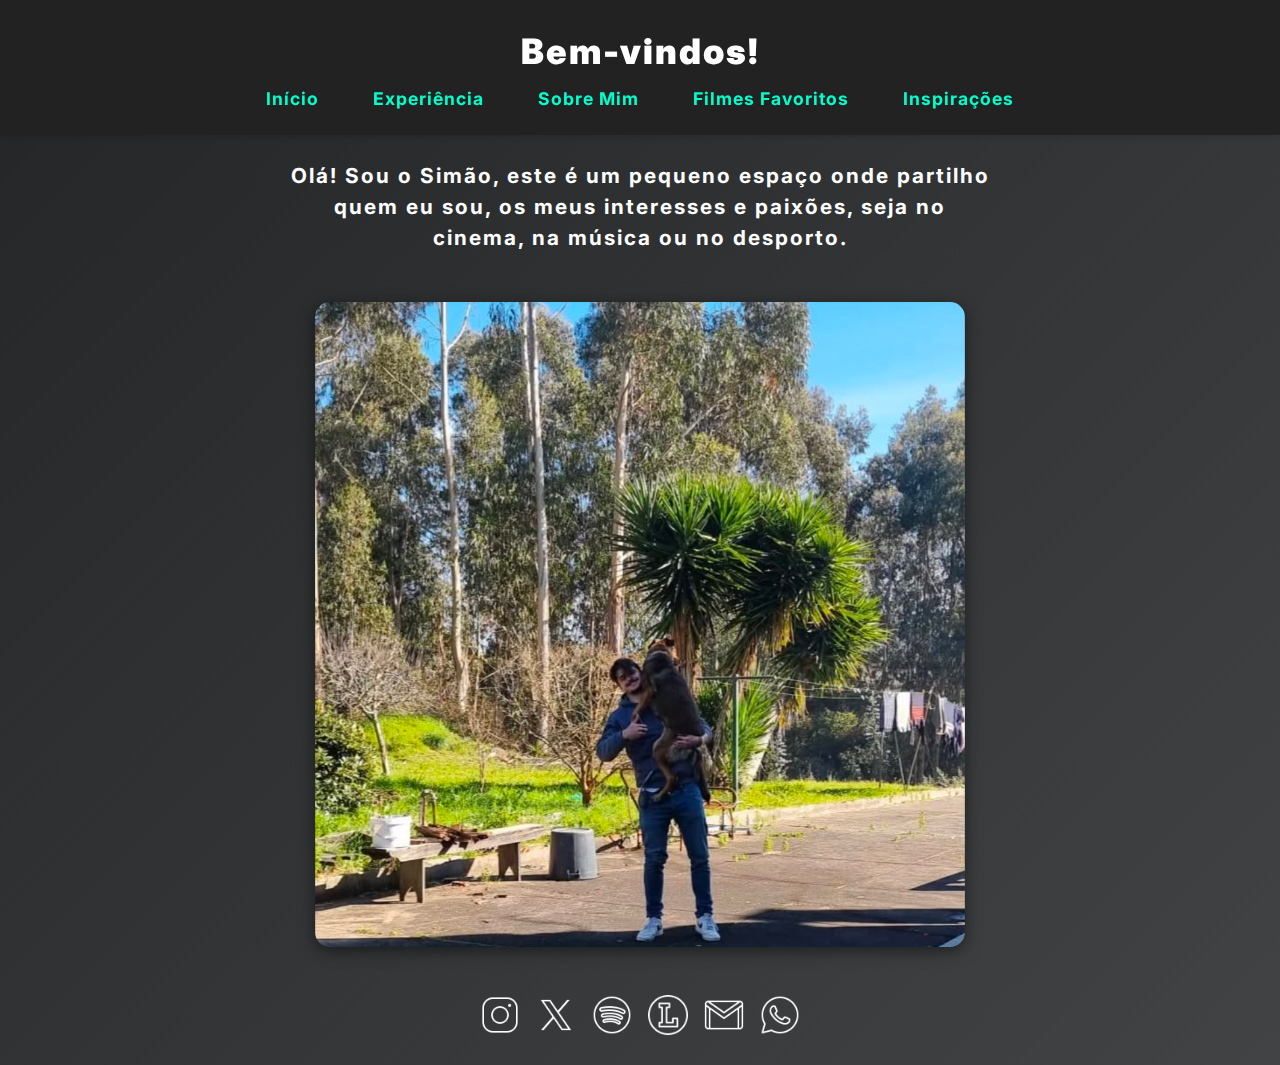
<file: index.html>
<!DOCTYPE html>
<html lang="pt">
<head>
    <meta charset="UTF-8">
    <meta name="viewport" content="width=device-width, initial-scale=1.0">
    <title>Exercício Aula Camada 1</title>
    <link rel="stylesheet" href="estilos/style.css">
    <link rel="preconnect" href="https://fonts.googleapis.com">
<link rel="preconnect" href="https://fonts.gstatic.com" crossorigin>
<link href="https://fonts.googleapis.com/css2?family=Inter:ital,opsz,wght@0,14..32,100..900;1,14..32,100..900&display=swap" rel="stylesheet">
</head>
<body>
    <header>
        <h1><b>Bem-vindos!</b></h1>
        <nav class="top-nav">
            <a href="index.html">Início</a>
            <a href="acadprof.html">Experiência</a>
            <a href="sobre-mim.html">Sobre Mim</a>
            <a href="filmes-favoritos.html">Filmes Favoritos</a>
            <a href="inspiracoes.html">Inspirações</a>
        </nav>
    </header>
    <h2><strong>Olá! Sou o Simão, este é um pequeno espaço onde partilho quem eu sou, os meus interesses e paixões, seja no cinema, na música ou no desporto.</strong></h2>
    <img src="img/Screenshot_20250930-163931.png" alt="simaocosta" class="small-img">
    <footer>
            <a href="https://www.instagram.com/s_costa_96/" target="_blank">
                <img src="img/logos/icons8-instagram-50.png" alt="Instagram" class="logo-img">
            </a>
            <a href="https://twitter.com/seu_usuario" target="_blank">
                <img src="img/logos/icons8-x-50.png" alt="Twitter" class="logo-img">
            </a>
            <a href="https://open.spotify.com/user/seu_usuario" target="_blank">
                <img src="img/logos/icons8-spotify-50.png" alt="Spotify" class="logo-img">
            </a>
            <a href="https://letterboxd.com/simaocosta/" target="_blank">
                <img src="img/logos/icons8-letterboxd-48.png" alt="Letterboxd" class="logo-img">
            </a>
            <a href="mailto:scosta123456789@hotmail.com" target="_blank">
                <img src="img/logos/icons8-gmail-logo-50.png" alt="Gmail" class="logo-img">
            </a>
            <a href="https://wa.me/912497636" target="_blank">
                <img src="img/logos/icons8-whatsapp-50.png" alt="WhatsApp" class="logo-img">
            </a>
    </footer>
</body>
</html>
</file>
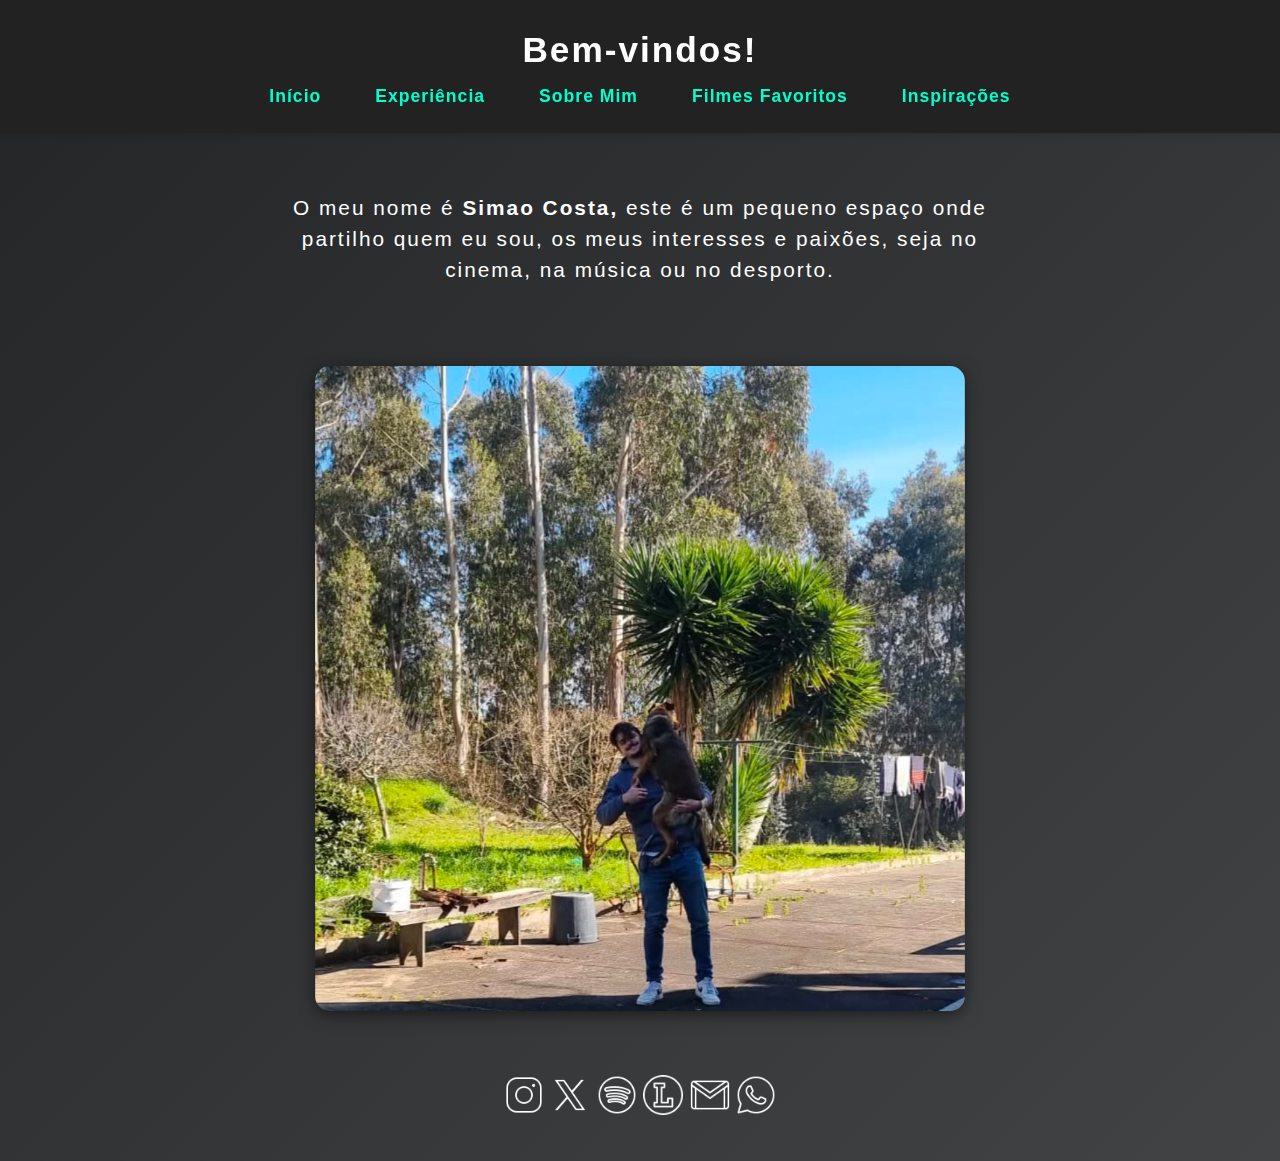
<file: Blogue/index.html>
<!DOCTYPE html>
<html lang="pt">
<head>
    <meta charset="UTF-8">
    <meta name="viewport" content="width=device-width, initial-scale=1.0">
    <title>Exercício Aula Camada 1</title>
    <link rel="stylesheet" href="/estilos/style.css">
</head>
<body>
    <header>
        <h1><b>Bem-vindos!</b></h1>
        <nav class="top-nav">
            <a href="index.html">Início</a>
            <a href="acadprof.html">Experiência</a>
            <a href="sobre-mim.html">Sobre Mim</a>
            <a href="filmes-favoritos.html">Filmes Favoritos</a>
            <a href="inspiracoes.html">Inspirações</a>
        </nav>
    </header>
    <p> <h2>O meu nome é <strong>Simao Costa,</strong> este é um pequeno espaço onde partilho quem eu sou, os meus interesses e paixões, seja no cinema, na música ou no desporto.</h2></p>
    <img src="/img/Screenshot_20250930-163931.png" alt="Blade Runner 2049" class="small-img">
    <footer>
        <p>
            <a href="https://www.instagram.com/s_costa_96/" target="_blank">
                <img src="/img/logos/icons8-instagram-50.png" alt="Instagram" class="logo-img">
            </a>
            <a href="https://twitter.com/seu_usuario" target="_blank">
                <img src="/img/logos/icons8-x-50.png" alt="Twitter" class="logo-img">
            </a>
            <a href="https://open.spotify.com/user/seu_usuario" target="_blank">
                <img src="/img/logos/icons8-spotify-50.png" alt="Spotify" class="logo-img">
            </a>
            <a href="https://letterboxd.com/simaocosta/" target="_blank">
                <img src="/img/logos/icons8-letterboxd-48.png" alt="Letterboxd" class="logo-img">
            </a>
            <a href="mailto:scosta123456789@hotmail.com" target="_blank">
                <img src="/img/logos/icons8-gmail-logo-50.png" alt="Gmail" class="logo-img">
            </a>
            <a href="https://wa.me/912497636" target="_blank">
                <img src="/img/logos/icons8-whatsapp-50.png" alt="WhatsApp" class="logo-img">
            </a>
        </p>
    </footer>
</body>
</html>
</file>
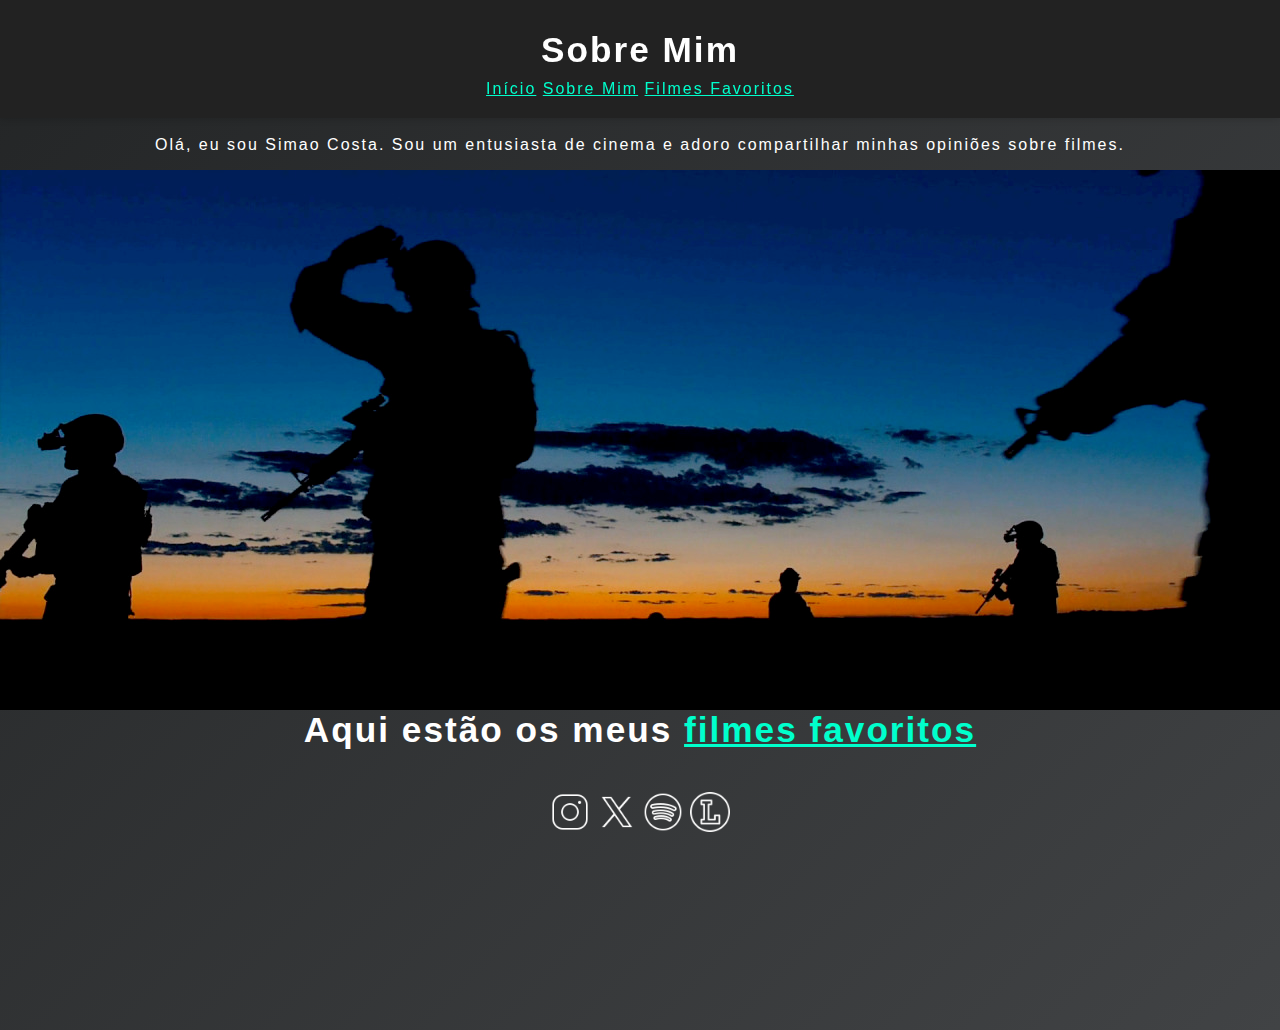
<file: Sobre-Mim/index.html>
<!DOCTYPE html>
<html lang="en">
<head>
    <meta charset="UTF-8">
    <meta name="viewport" content="width=device-width, initial-scale=1.0">
    <title>Sobre Mim</title>
    <link rel="stylesheet" href="../estilos/style.css">
</head>
<body>
    <header>
        <h1>Sobre Mim</h1>
        <nav>
            <a href="../index.html">Início</a>
            <a href="index.html">Sobre Mim</a>
            <a href="Filmes/index.html">Filmes Favoritos</a>
        </nav>
    </header>
    <p>Olá, eu sou Simao Costa. Sou um entusiasta de cinema e adoro compartilhar minhas opiniões sobre filmes.</p>
    <img src="../img/Sicario Sunset.jpg" alt="Sicario Sunset">
    <h1>Aqui estão os meus <a href="Filmes/index.html">filmes favoritos</a></h1>
    <footer>
        <p>
            <a href="https://www.instagram.com/s_costa_96/" target="_blank">
                <img src="../img/logos/icons8-instagram-50.png" alt="Instagram" class="logo-img">
            </a>
            <a href="https://twitter.com/seu_usuario" target="_blank">
                <img src="../img/logos/icons8-x-50.png" alt="Twitter" class="logo-img">
            </a>
            <a href="https://open.spotify.com/user/seu_usuario" target="_blank">
                <img src="../img/logos/icons8-spotify-50.png" alt="Spotify" class="logo-img">
            </a>
            <a href="https://letterboxd.com/simaocosta/" target="_blank">
                <img src="../img/logos/icons8-letterboxd-48.png" alt="Letterboxd" class="logo-img">
            </a>
        </p>
    </footer>
</body>
</html>
</file>
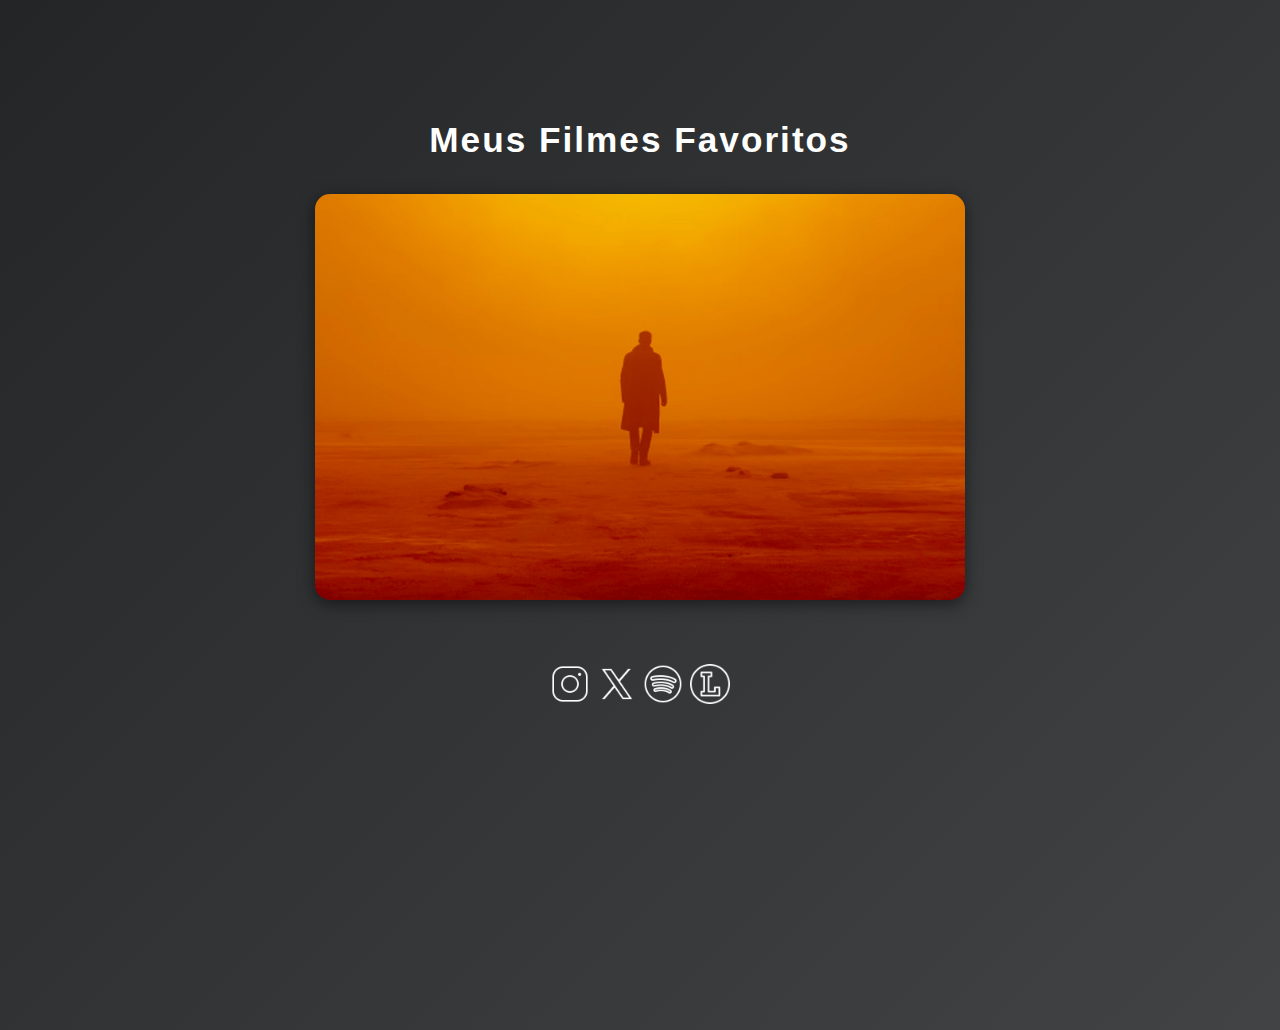
<file: Sobre-Mim/Filmes/index.html>
<!DOCTYPE html>
<html lang="en">
<head>
    <meta charset="UTF-8">
    <meta name="viewport" content="width=device-width, initial-scale=1.0">
    <title>Document</title>
    <link rel="stylesheet" href="/estilos/style.css">
</head>
<body>
    <h1>Meus Filmes Favoritos</h1>
        <img src="/img/BladeRunner.webp" alt="Blade Runner 2049" class="small-img">
        <footer>
        <p>
            <a href="https://www.instagram.com/s_costa_96/" target="_blank">
                <img src="/img/logos/icons8-instagram-50.png" alt="Instagram" class="logo-img">
            </a>
            <a href="https://twitter.com/seu_usuario" target="_blank">
                <img src="/img/logos/icons8-x-50.png" alt="Twitter" class="logo-img">
            </a>
            <a href="https://open.spotify.com/user/seu_usuario" target="_blank">
                <img src="/img/logos/icons8-spotify-50.png" alt="Spotify" class="logo-img">
            </a>
            <a href="https://letterboxd.com/simaocosta/" target="_blank">
                <img src="/img/logos/icons8-letterboxd-48.png" alt="Letterboxd" class="logo-img">
            </a>
        </p>
    </footer>
</body>
</html>
</file>
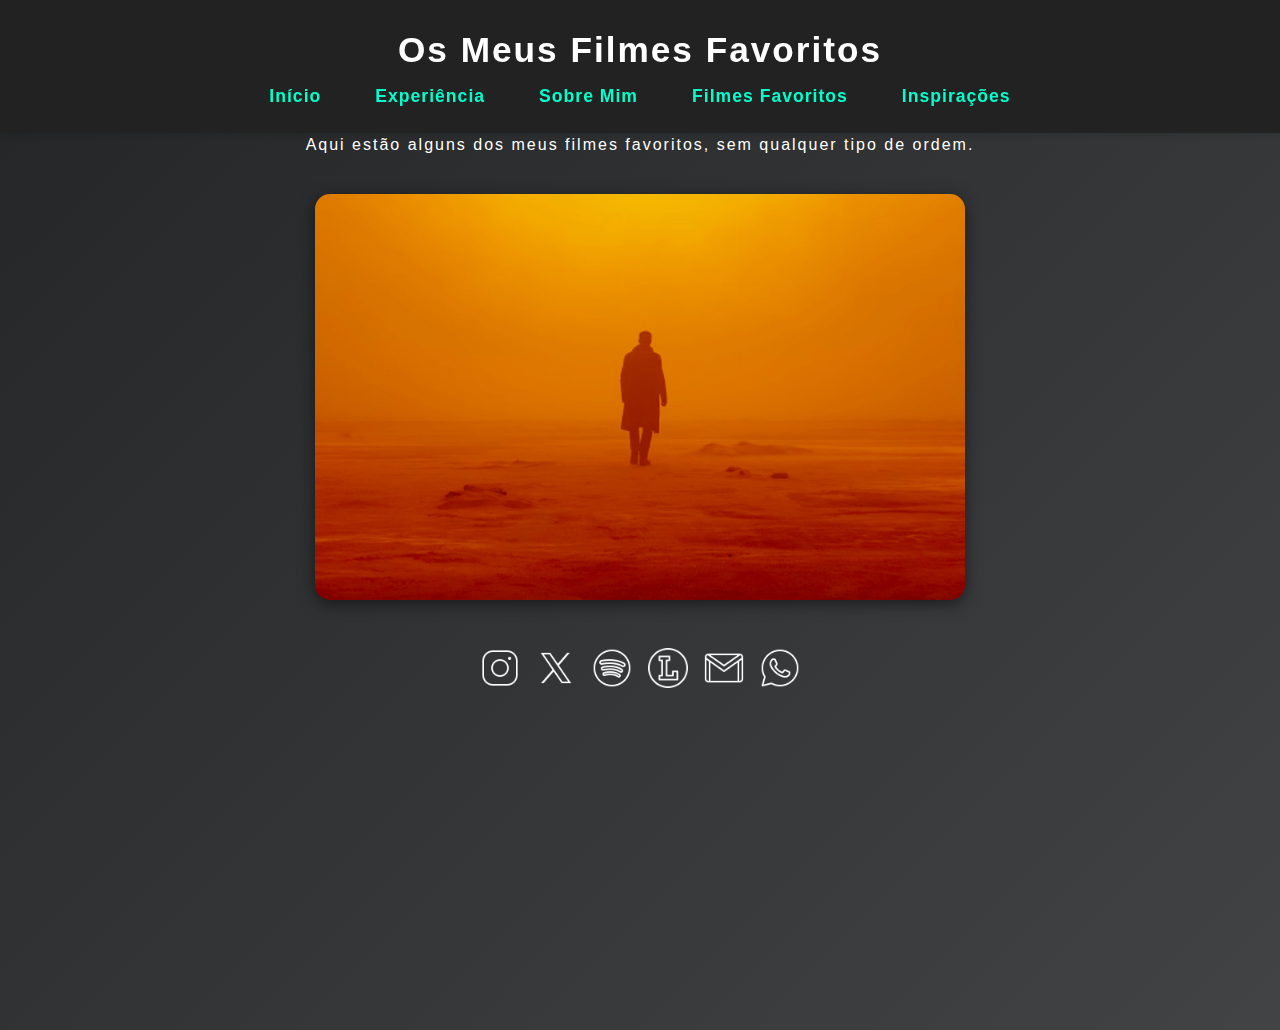
<file: acadprof.html>
<!DOCTYPE html>
<html lang="en">
<head>
    <meta charset="UTF-8">
    <meta name="viewport" content="width=device-width, initial-scale=1.0">
    <title>Meus Filmes Favoritos</title>
    <link rel="stylesheet" href="estilos/style.css">
</head>
<body> 
    <header>
        <h1>Os Meus Filmes Favoritos</h1>
        <nav class="top-nav">
            <a href="index.html">Início</a>
            <a href="acadprof.html">Experiência</a>
            <a href="sobre-mim.html">Sobre Mim</a>
            <a href="filmes-favoritos.html">Filmes Favoritos</a>
            <a href="inspiracoes.html">Inspirações</a>
        </nav>
    </header>
    <p>Aqui estão alguns dos meus filmes favoritos, sem qualquer tipo de ordem.</p>
    <img src="img/BladeRunner.webp" alt="Blade Runner 2049" class="small-img">
    <footer>
            <a href="https://www.instagram.com/s_costa_96/" target="_blank">
                <img src="img/logos/icons8-instagram-50.png" alt="Instagram" class="logo-img">
            </a>
            <a href="https://twitter.com/seu_usuario" target="_blank">
                <img src="img/logos/icons8-x-50.png" alt="Twitter" class="logo-img">
            </a>
            <a href="https://open.spotify.com/user/seu_usuario" target="_blank">
                <img src="img/logos/icons8-spotify-50.png" alt="Spotify" class="logo-img">
            </a>
            <a href="https://letterboxd.com/simaocosta/" target="_blank">
                <img src="img/logos/icons8-letterboxd-48.png" alt="Letterboxd" class="logo-img">
            </a>
            <a href="mailto:scosta123456789@hotmail.com" target="_blank">
                <img src="img/logos/icons8-gmail-logo-50.png" alt="Gmail" class="logo-img">
            </a>
            <a href="https://wa.me/912497636" target="_blank">
                <img src="img/logos/icons8-whatsapp-50.png" alt="WhatsApp" class="logo-img">
            </a>
    </footer>
</body>
</html>
</file>
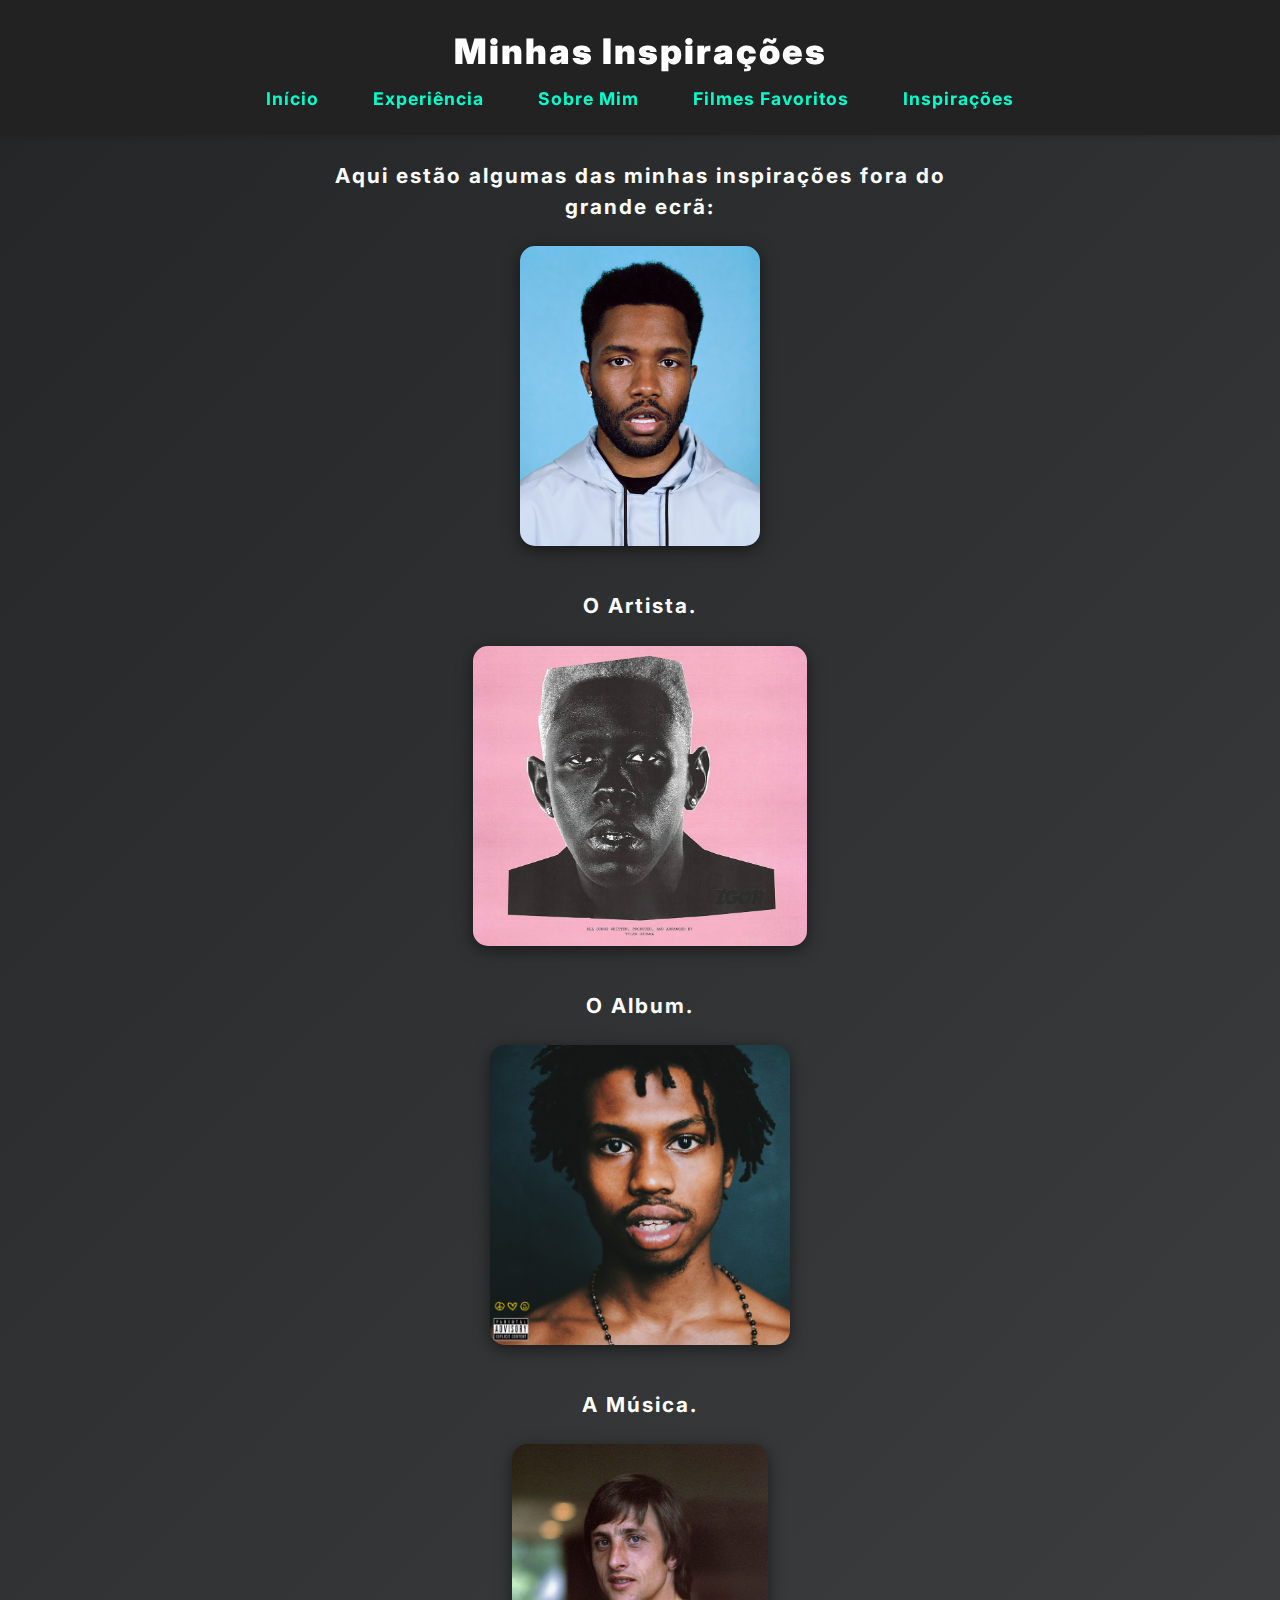
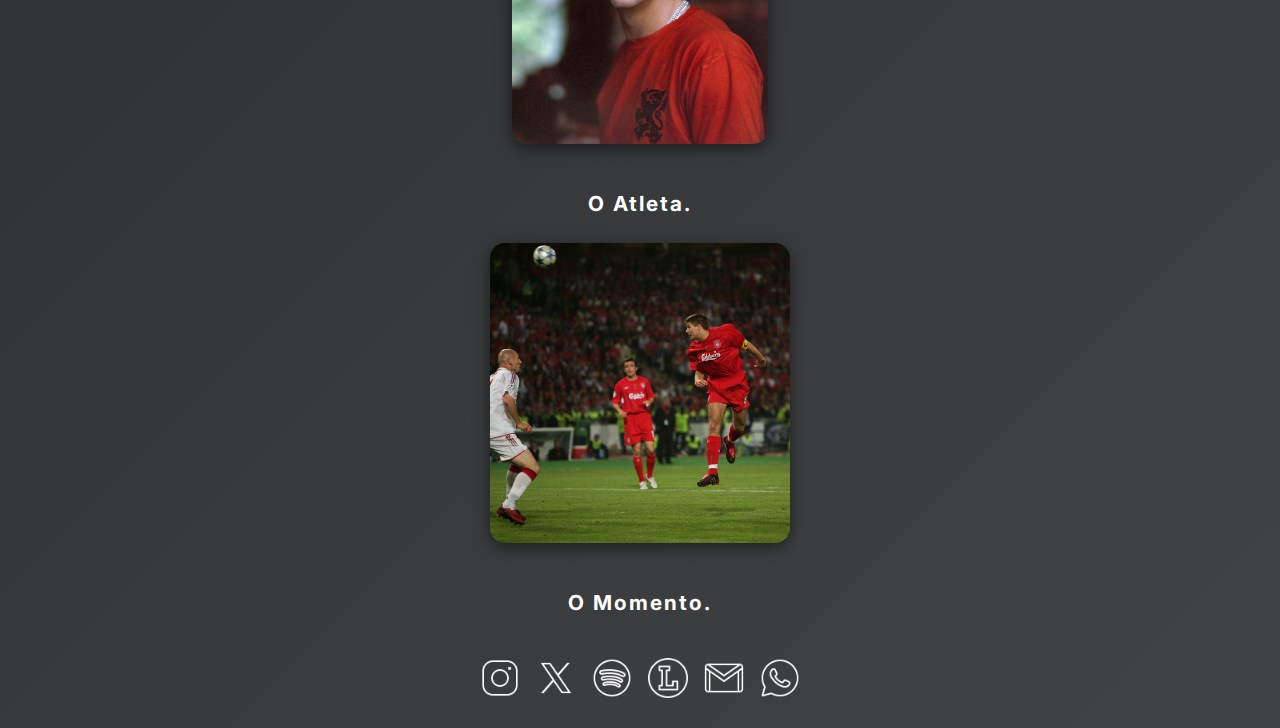
<file: inspiracoes.html>
<!DOCTYPE html>
<html lang="en">
<head>
    <meta charset="UTF-8">
    <meta name="viewport" content="width=device-width, initial-scale=1.0">
    <title>As minhas Inspirações</title>
    <link rel="stylesheet" href="estilos/style.css">
    <link rel="preconnect" href="https://fonts.googleapis.com">
<link rel="preconnect" href="https://fonts.gstatic.com" crossorigin>
<link href="https://fonts.googleapis.com/css2?family=Inter:ital,opsz,wght@0,14..32,100..900;1,14..32,100..900&display=swap" rel="stylesheet">
</head>
<body> 
    <header>
        <h1><b>Minhas Inspirações</b></h1>
        <nav class="top-nav">
            <a href="index.html">Início</a>
            <a href="acadprof.html">Experiência</a>
            <a href="sobre-mim.html">Sobre Mim</a>
            <a href="filmes-favoritos.html">Filmes Favoritos</a>
            <a href="inspiracoes.html">Inspirações</a>
        </nav>
    </header>
<div class="misc">
  <h2><b>Aqui estão algumas das minhas inspirações fora do grande ecrã:</b></h2>
  <a href="https://open.spotify.com/artist/2h93pZq0e7k5yf4dywlkpM">
    <img src="img/Frank_Ocean_2022_Blonded.jpg" alt="Frank Ocean" class="movie-img">
  </a>
</div>

<div class="misc">
  <h2><b>O Artista.</b></h2>
  <a href="https://open.spotify.com/album/5zi7WsKlIiUXv09tbGLKsE">
    <img src="img/igor.jpg" alt="Igor" class="movie-img">
  </a>
</div>

<div class="misc">
  <h2><b>O Album.</b></h2>
  <a href="https://open.spotify.com/track/58l702tcyPKuXe9br3Grdl">
    <img src="img/raury.jpeg" alt="Raury" class="movie-img">
  </a>
</div>

<div class="misc">
  <h2><b>A Música.</b></h2>
  <a href="https://pt.wikipedia.org/wiki/Johan_Cruijff">
    <img src="img/Johan_Cruyff_1974c.jpg" alt="Johan Cruyff" class="movie-img">
  </a>
</div>

<div class="misc">
  <h2><b>O Atleta.</b></h2>
  <a href="https://www.youtube.com/watch?v=3ojXHf293M8">
    <img src="img/Gerrard.jpeg" alt="Gerrard" class="movie-img">
  </a>
</div>

<div class="misc">
  <h2><b>O Momento.</b></h2>
</div>

    <footer>
            <a href="https://www.instagram.com/s_costa_96/" target="_blank">
                <img src="img/logos/icons8-instagram-50.png" alt="Instagram" class="logo-img">
            </a>
            <a href="https://twitter.com/SCosta_96" target="_blank">
                <img src="img/logos/icons8-x-50.png" alt="Twitter" class="logo-img">
            </a>
            <a href="https://open.spotify.com/user/scosta96" target="_blank">
                <img src="img/logos/icons8-spotify-50.png" alt="Spotify" class="logo-img">
            </a>
            <a href="https://letterboxd.com/Scosta_96/" target="_blank">
                <img src="img/logos/icons8-letterboxd-48.png" alt="Letterboxd" class="logo-img">
            </a>
            <a href="mailto:scosta123456789@hotmail.com" target="_blank">
                <img src="img/logos/icons8-gmail-logo-50.png" alt="Gmail" class="logo-img">
            </a>
            <a href="https://wa.me/912497636" target="_blank">
                <img src="img/logos/icons8-whatsapp-50.png" alt="WhatsApp" class="logo-img">
            </a>
    </footer>
</body>
</html>
</file>
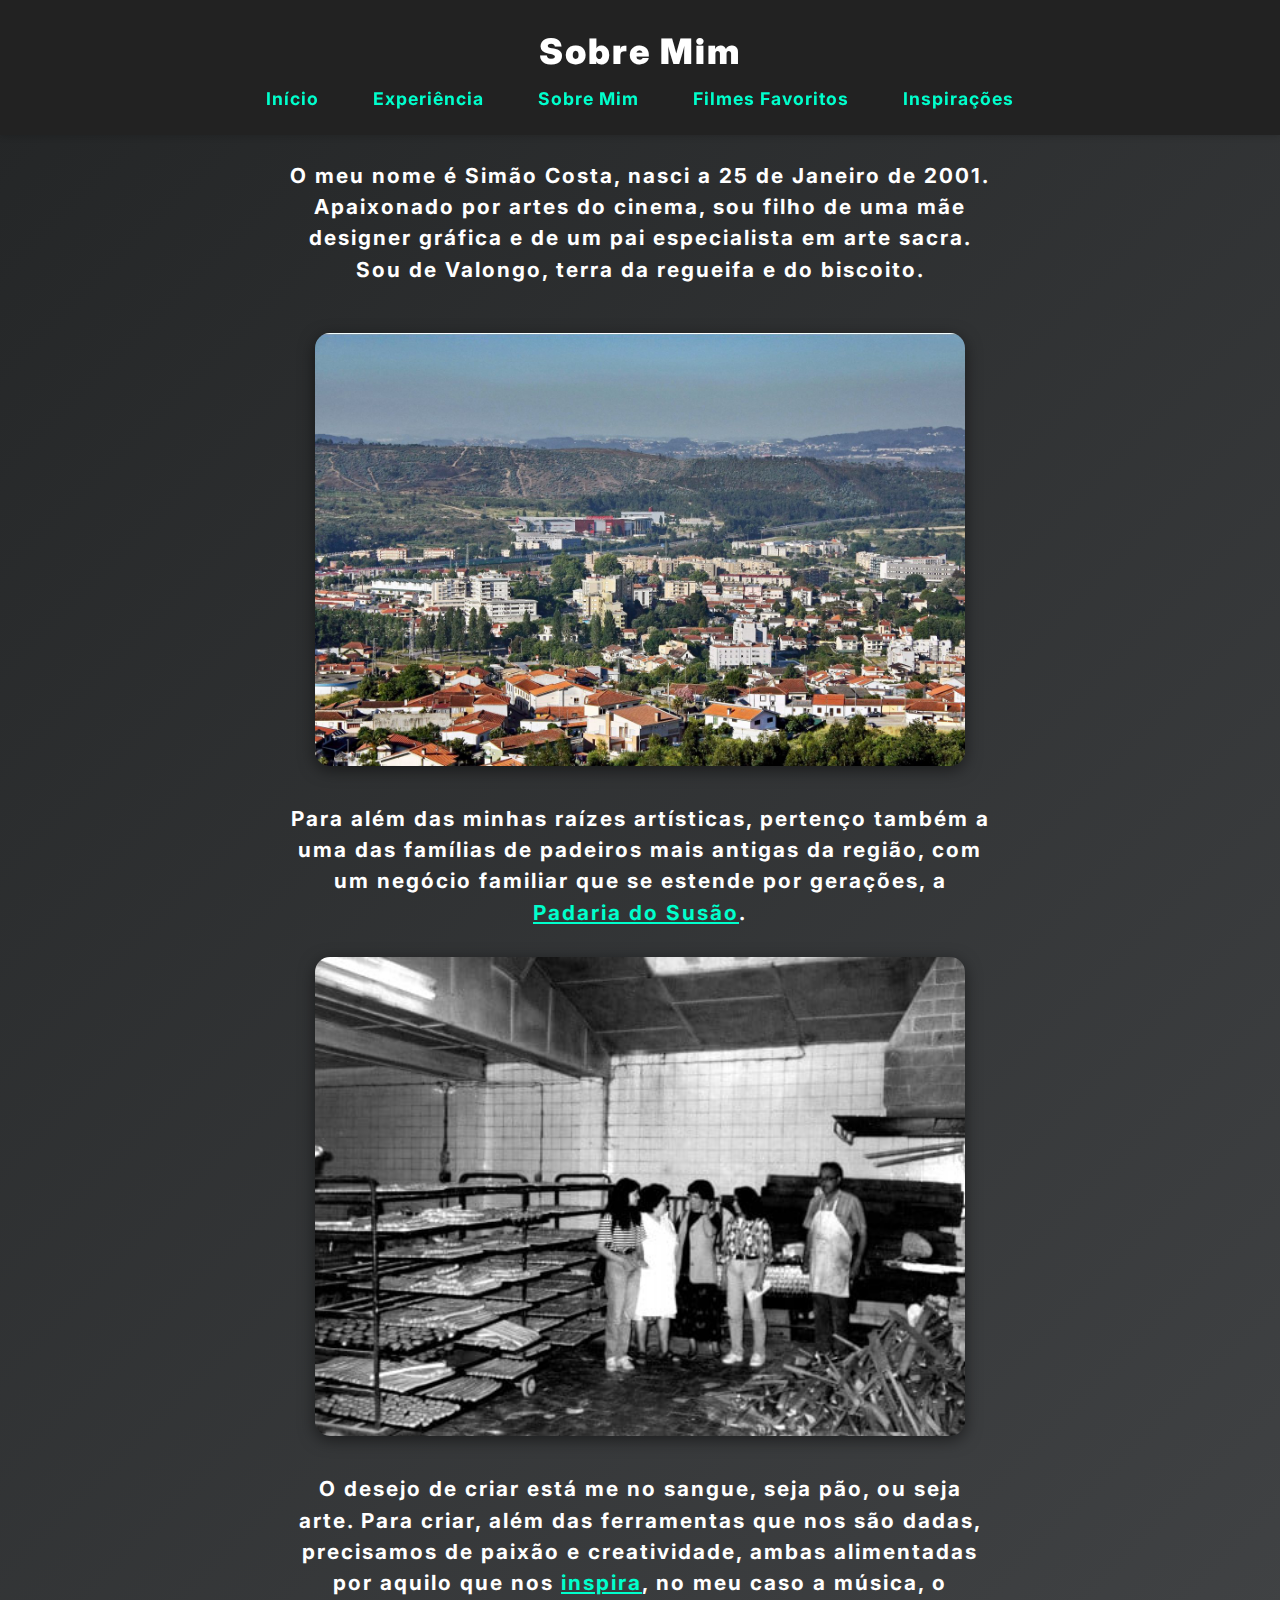
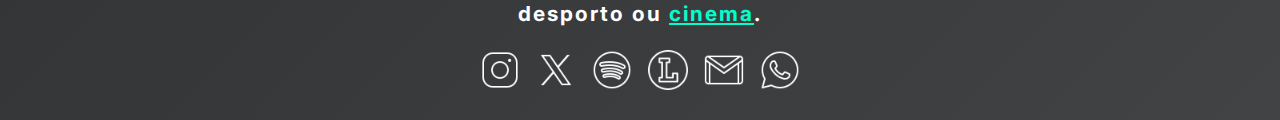
<file: sobre-mim.html>
<!DOCTYPE html>
<html lang="en">
<head>
    <meta charset="UTF-8">
    <meta name="viewport" content="width=device-width, initial-scale=1.0">
    <title>Sobre Mim</title>
    <link rel="stylesheet" href="estilos/style.css">
    <link rel="preconnect" href="https://fonts.googleapis.com">
<link rel="preconnect" href="https://fonts.gstatic.com" crossorigin>
<link href="https://fonts.googleapis.com/css2?family=Inter:ital,opsz,wght@0,14..32,100..900;1,14..32,100..900&display=swap" rel="stylesheet">
</head>
    <header>
        <h1><b>Sobre Mim</b></h1>
        <nav class="top-nav">
            <a href="index.html">Início</a>
            <a href="acadprof.html">Experiência</a>    
            <a href="sobre-mim.html">Sobre Mim</a>
            <a href="filmes-favoritos.html">Filmes Favoritos</a>
            <a href="inspiracoes.html">Inspirações</a>
        </nav>
    </header>
        <h2><strong>O meu nome é Simão Costa, nasci a 25 de Janeiro de 2001. Apaixonado por artes do cinema, sou filho de uma mãe designer gráfica e de um pai especialista em arte sacra. Sou de Valongo, terra da regueifa e do biscoito.</strong></h2>
            <img src="img/valongoooo-1440x960.jpg" alt="Valongo" class="small-img">
        <h2><strong>Para além das minhas raízes artísticas, pertenço também a uma das famílias de padeiros mais antigas da região, com um negócio familiar que se estende por gerações, a <a href="https://www.facebook.com/padariasusao/?locale=pt_PT">Padaria do Susão</a>.</strong></h2>
            <img src="img/150568172_3639868532770548_3800980955029809511_n.jpg" alt="Valongo" class="small-img">
        <h2><strong>O desejo de criar está me no sangue, seja pão, ou seja arte. Para criar, além das ferramentas que nos são dadas, precisamos de paixão e creatividade, ambas alimentadas por aquilo que nos <a href="inspiracoes.html">inspira</a>, no meu caso a música, o desporto ou <a href="filmes-favoritos.html">cinema</a>.</strong></h2>
            <footer>
            <a href="https://www.instagram.com/s_costa_96/" target="_blank">
                <img src="img/logos/icons8-instagram-50.png" alt="Instagram" class="logo-img">
            </a>
            <a href="https://twitter.com/SCosta_96" target="_blank">
                <img src="img/logos/icons8-x-50.png" alt="Twitter" class="logo-img">
            </a>
            <a href="https://open.spotify.com/user/scosta96" target="_blank">
                <img src="img/logos/icons8-spotify-50.png" alt="Spotify" class="logo-img">
            </a>
            <a href="https://letterboxd.com/Scosta_96/" target="_blank">
                <img src="img/logos/icons8-letterboxd-48.png" alt="Letterboxd" class="logo-img">
            </a>
            <a href="mailto:scosta123456789@hotmail.com" target="_blank">
                <img src="img/logos/icons8-gmail-logo-50.png" alt="Gmail" class="logo-img">
            </a>
            <a href="https://wa.me/912497636" target="_blank">
                <img src="img/logos/icons8-whatsapp-50.png" alt="WhatsApp" class="logo-img">
            </a>
    </footer>
</body>
</html>
</file>
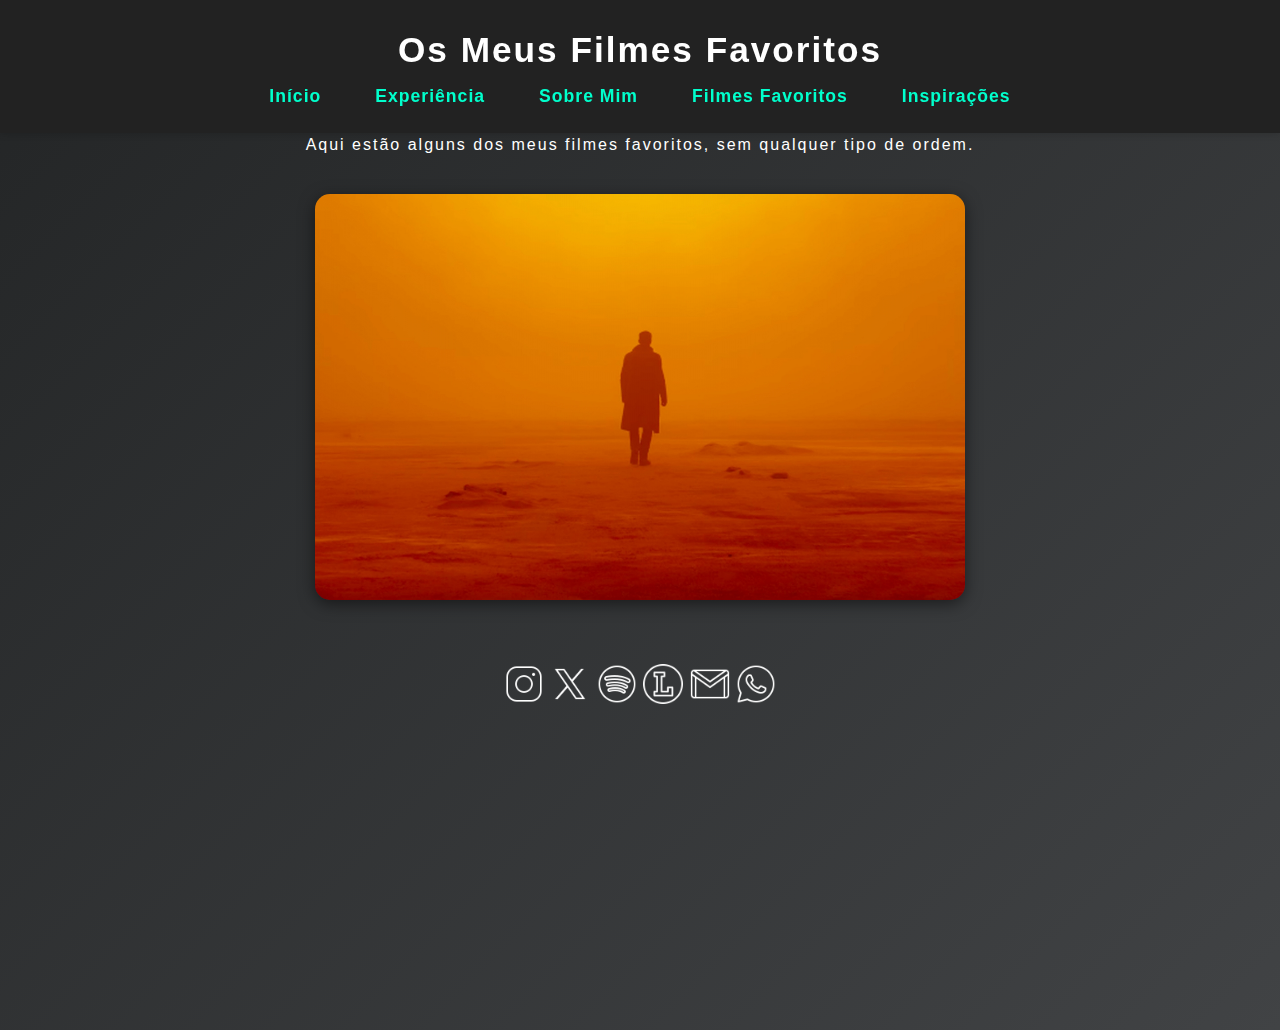
<file: Blogue/acadprof.html>
<!DOCTYPE html>
<html lang="en">
<head>
    <meta charset="UTF-8">
    <meta name="viewport" content="width=device-width, initial-scale=1.0">
    <title>Meus Filmes Favoritos</title>
    <link rel="stylesheet" href="/estilos/style.css">
</head>
<body> 
    <header>
        <h1>Os Meus Filmes Favoritos</h1>
        <nav class="top-nav">
            <a href="index.html">Início</a>
            <a href="acadprof.html">Experiência</a>
            <a href="sobre-mim.html">Sobre Mim</a>
            <a href="filmes-favoritos.html">Filmes Favoritos</a>
            <a href="inspiracoes.html">Inspirações</a>
        </nav>
    </header>
    <p>Aqui estão alguns dos meus filmes favoritos, sem qualquer tipo de ordem.</p>
    <img src="/img/BladeRunner.webp" alt="Blade Runner 2049" class="small-img">
    <footer>
        <p>
            <a href="https://www.instagram.com/s_costa_96/" target="_blank">
                <img src="/img/logos/icons8-instagram-50.png" alt="Instagram" class="logo-img">
            </a>
            <a href="https://twitter.com/seu_usuario" target="_blank">
                <img src="/img/logos/icons8-x-50.png" alt="Twitter" class="logo-img">
            </a>
            <a href="https://open.spotify.com/user/seu_usuario" target="_blank">
                <img src="/img/logos/icons8-spotify-50.png" alt="Spotify" class="logo-img">
            </a>
            <a href="https://letterboxd.com/simaocosta/" target="_blank">
                <img src="/img/logos/icons8-letterboxd-48.png" alt="Letterboxd" class="logo-img">
            </a>
            <a href="mailto:scosta123456789@hotmail.com" target="_blank">
                <img src="/img/logos/icons8-gmail-logo-50.png" alt="Gmail" class="logo-img">
            </a>
            <a href="https://wa.me/912497636" target="_blank">
                <img src="/img/logos/icons8-whatsapp-50.png" alt="WhatsApp" class="logo-img">
            </a>
        </p>
    </footer>
</body>
</html>
</file>
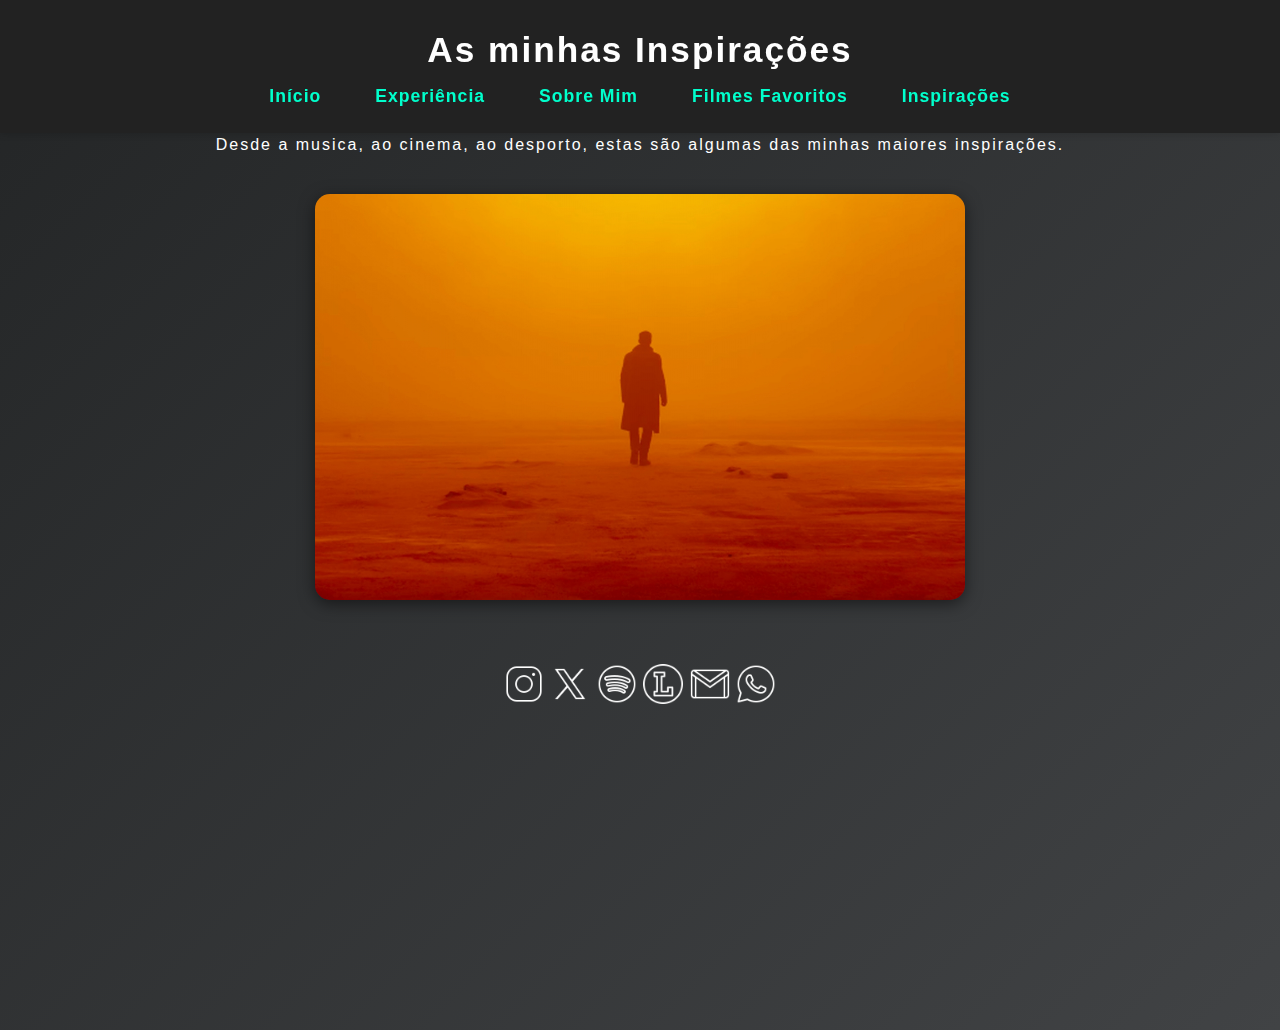
<file: Blogue/inspiracoes.html>
<!DOCTYPE html>
<html lang="en">
<head>
    <meta charset="UTF-8">
    <meta name="viewport" content="width=device-width, initial-scale=1.0">
    <title>Meus Filmes Favoritos</title>
    <link rel="stylesheet" href="/estilos/style.css">
</head>
<body> 
    <header>
        <h1>As minhas Inspirações</h1>
        <nav class="top-nav">
            <a href="index.html">Início</a>
            <a href="acadprof.html">Experiência</a>
            <a href="sobre-mim.html">Sobre Mim</a>
            <a href="filmes-favoritos.html">Filmes Favoritos</a>
            <a href="inspiracoes.html">Inspirações</a>
        </nav>
    </header>
    <p>Desde a musica, ao cinema, ao desporto, estas são algumas das minhas maiores inspirações.</p>
    <img src="/img/BladeRunner.webp" alt="Blade Runner 2049" class="small-img">
    <footer>
        <p>
            <a href="https://www.instagram.com/s_costa_96/" target="_blank">
                <img src="/img/logos/icons8-instagram-50.png" alt="Instagram" class="logo-img">
            </a>
            <a href="https://twitter.com/seu_usuario" target="_blank">
                <img src="/img/logos/icons8-x-50.png" alt="Twitter" class="logo-img">
            </a>
            <a href="https://open.spotify.com/user/seu_usuario" target="_blank">
                <img src="/img/logos/icons8-spotify-50.png" alt="Spotify" class="logo-img">
            </a>
            <a href="https://letterboxd.com/simaocosta/" target="_blank">
                <img src="/img/logos/icons8-letterboxd-48.png" alt="Letterboxd" class="logo-img">
            </a>
            <a href="mailto:scosta123456789@hotmail.com" target="_blank">
                <img src="/img/logos/icons8-gmail-logo-50.png" alt="Gmail" class="logo-img">
            </a>
            <a href="https://wa.me/912497636" target="_blank">
                <img src="/img/logos/icons8-whatsapp-50.png" alt="WhatsApp" class="logo-img">
            </a>
        </p>
    </footer>
</body>
</html>
</file>
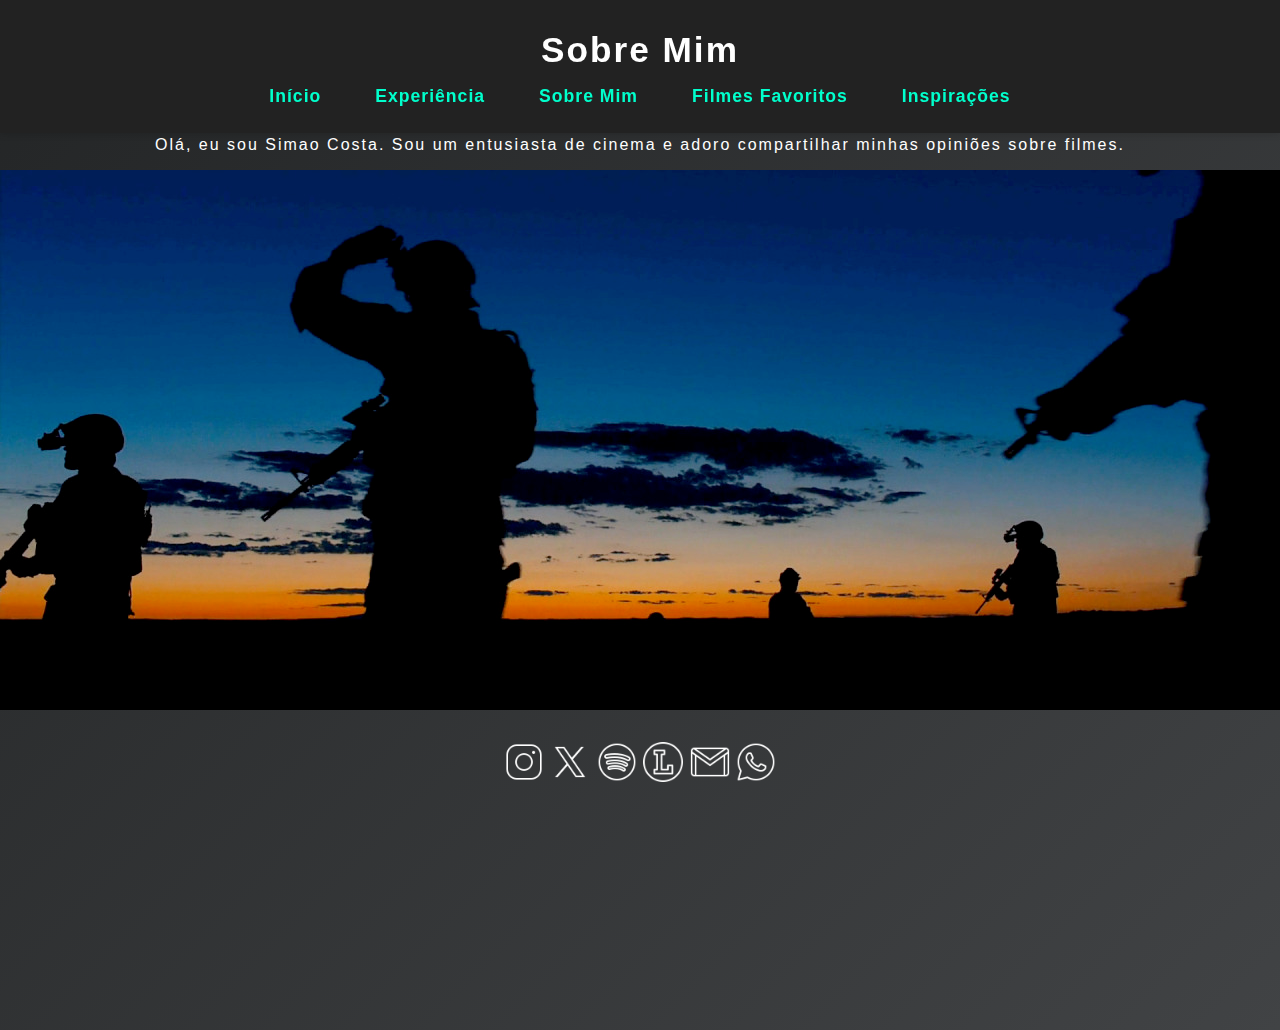
<file: Blogue/sobre-mim.html>
<!DOCTYPE html>
<html lang="en">
<head>
    <meta charset="UTF-8">
    <meta name="viewport" content="width=device-width, initial-scale=1.0">
    <title>Sobre Mim</title>
    <link rel="stylesheet" href="/estilos/style.css">
</head>
<body>
    <header>
        <h1>Sobre Mim</h1>
        <nav class="top-nav">
            <a href="index.html">Início</a>
            <a href="acadprof.html">Experiência</a>    
            <a href="sobre-mim.html">Sobre Mim</a>
            <a href="filmes-favoritos.html">Filmes Favoritos</a>
            <a href="inspiracoes.html">Inspirações</a>
        </nav>
    </header>
    <p>Olá, eu sou Simao Costa. Sou um entusiasta de cinema e adoro compartilhar minhas opiniões sobre filmes.</p>
    <img src="/img/Sicario Sunset.jpg" alt="Sicario Sunset">
    
    <footer>
        <p>
            <a href="https://www.instagram.com/s_costa_96/" target="_blank">
                <img src="/img/logos/icons8-instagram-50.png" alt="Instagram" class="logo-img">
            </a>
            <a href="https://twitter.com/seu_usuario" target="_blank">
                <img src="/img/logos/icons8-x-50.png" alt="Twitter" class="logo-img">
            </a>
            <a href="https://open.spotify.com/user/seu_usuario" target="_blank">
                <img src="/img/logos/icons8-spotify-50.png" alt="Spotify" class="logo-img">
            </a>
            <a href="https://letterboxd.com/simaocosta/" target="_blank">
                <img src="/img/logos/icons8-letterboxd-48.png" alt="Letterboxd" class="logo-img">
            </a>
            <a href="mailto:scosta123456789@hotmail.com" target="_blank">
                <img src="/img/logos/icons8-gmail-logo-50.png" alt="Gmail" class="logo-img">
            </a>
            <a href="https://wa.me/912497636" target="_blank">
                <img src="/img/logos/icons8-whatsapp-50.png" alt="WhatsApp" class="logo-img">
            </a>

        </p>
    </footer>
</body>
</html>
</file>
<file: estilos/style.css>
html, body {
    height: auto;
    margin: 0;
    padding: 0;
    overflow-x: hidden;
    overflow-y: auto;
}

body {
    background: linear-gradient(135deg, #232526 0%, #414345 100%);
    color: #fff;
    font-family: 'inter', 'Arial Narrow', Arial, sans-serif;
    text-align: center;
    min-height: 100vh;
    display: flex;
    flex-direction: column;
    padding-top: 120px; 
    margin: 0 0 10px 0;
    letter-spacing: 2px;
    
}

header {
    background: rgba(34,34,34,1);
    padding: 30px 0 20px 0;
    box-shadow: 0 0px 8px rgba(0,0,0,0.2);
    position: fixed;
    top: 0;
    width: 100%;
    transform: translateZ(0);
    overflow-x: auto;
    overflow-y: auto;  
    justify-content: center;
    transform: translateZ(0); 
    z-index: 1000;
}

h1 {
    margin: 0 0 10px 0;
    font-size: 2.2rem;
    letter-spacing: 2px;
}

.top-nav {
    display: flex;
    justify-content: center;
    gap: 30px;
    background: none;
    overflow-x: auto;
    width: 100%;
    flex-wrap: wrap;
}

.top-nav a {
    color: #00ffcc;
    font-size: 1.1rem;
    letter-spacing: 1px;
    padding: 6px 12px;
    border-radius: 6px;
    text-decoration: none;
    font-weight: bold;
    transition: background 0.2s, color 0.2s, transform 0.2s;
}

.top-nav a:hover {
    background: #00ffcc;
    color: #222;
    transform: scale(1.1);
}

h2 {
    font-size: 1.3rem;
    font-weight: normal;
    margin: 40px auto 24px auto;
    max-width: 700px;
    line-height: 1.5;
}

.small-img {
    max-width: 650px;
    width: 100%;
    height: auto;
    border-radius: 15px;
    box-shadow: 0 4px 16px rgba(0,0,0,0.5);
    margin: 24px auto 32px auto;
}

footer {
    display: flex;
    justify-content: center;
    align-items: center;
    gap: 16px;
    margin: 80px 0;
    padding: 1rem 0;
    margin-bottom: 0;
    margin-top: 0;
}

.logo-img {
    width: 40px;
    height: auto;
    transition: transform 0.2s;
    filter: grayscale(30%);
}

.logo-img:hover {
    transform: scale(1.2);
    filter: grayscale(0%);
}

a {
    color: #00ffcc;
    text-decoration: underline;
    transition: color 0.2s;
    display: inline-block;
}
ul {margin: 0 0 10px 0;
    letter-spacing: 2px;
    text-align: left;
    display: inline-block;
}
li + li {
    margin-top: 20px;
}
.small-img + h2 {
    margin-top: 5px;
    margin-bottom: 5px;
}

.movie-img {
    width: 100%;
    height: 300px;
    border-radius: 15px;
    box-shadow: 0 4px 16px rgba(0,0,0,0.5);
    margin: 24px auto 32px auto;
    display: flex;
    margin-bottom: 0px;
    margin-top: 0px;}

    .movie-img:hover {
    transform: scale(1.15);
    filter: grayscale(0%);
    ;
    }

    .movie-img + h2 {
        margin-bottom: 10px;
        margin-top: 10px;
    }
    h3 {
        font-size: 0.9rem;
        font-weight: normal;
        margin: 20px auto 24px auto;
        max-width: 650px;
        line-height: 1.5;
    }
</file>
